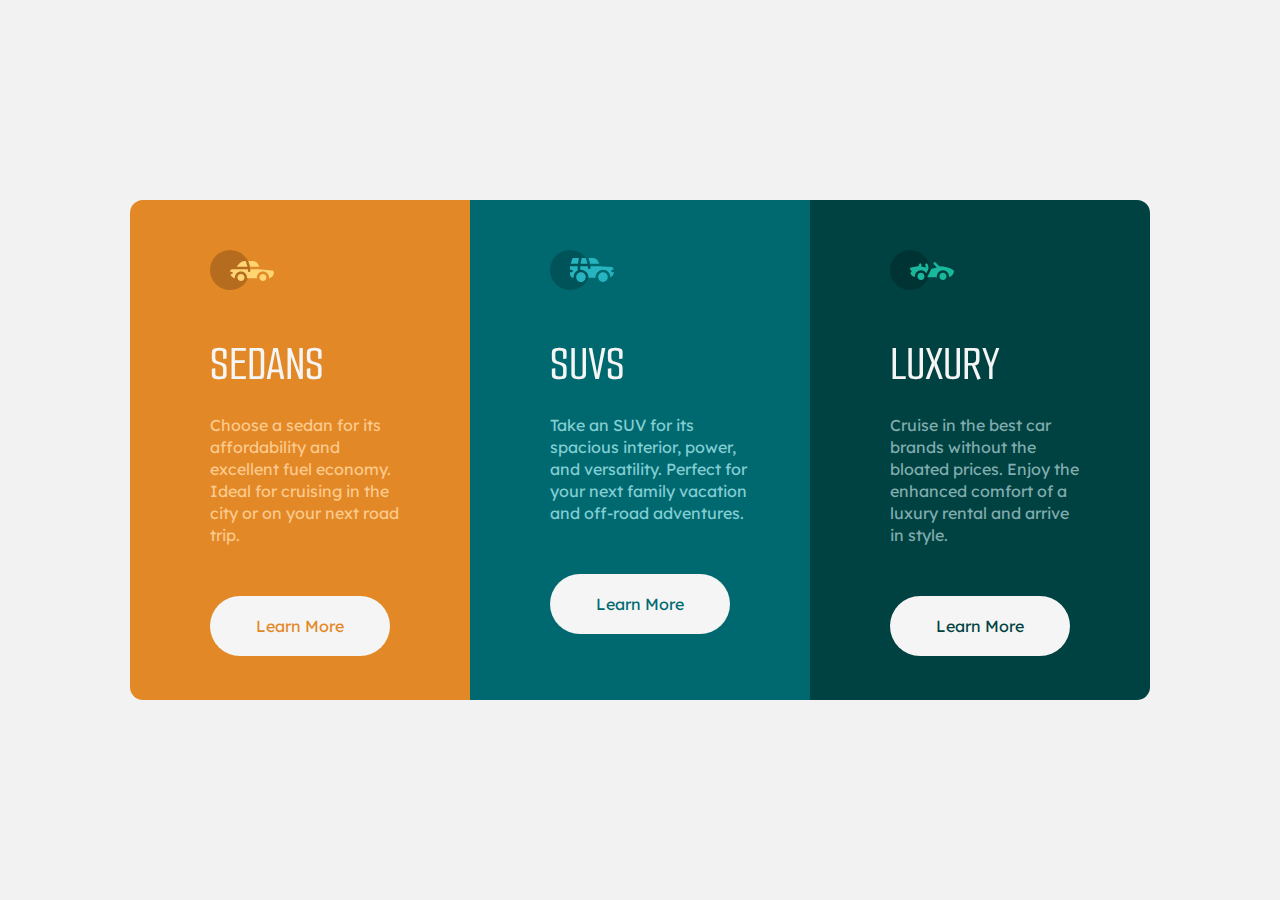
<file: 3-column/index.html>
<!DOCTYPE html>
<html lang="en">
<head>
  <meta charset="UTF-8">
  <meta name="viewport" content="width=device-width, initial-scale=1.0"> <!-- displays site properly based on user's device -->

  <link rel="icon" type="image/png" sizes="32x32" href="./images/favicon-32x32.png">
  
  <title>Frontend Mentor | 3-column preview card component</title>

  <link rel="stylesheet" type="text/css" href="style.css">

</head>
<body>

  <div class="container">

    <!----Sedan Card---->

    <div class="sedan">
      <div class="image">
        <img src="icon-sedans.svg">
      </div>

      <div class="title">
        <p>Sedans</p>
      </div>

      <div class="description">
        <p>Choose a sedan for its affordability and excellent fuel economy. Ideal for cruising in the city or on your next road trip.</p>
      </div>

      <div class="more">
        <a href="#">Learn More</a>
      </div>
    </div>

    <!----SUV Card---->

    <div class="suv">
      <div class="image">
        <img src="icon-suvs.svg">
      </div>

      <div class="title">
        <p>SUVs</p>
      </div>

      <div class="description">
        <p>Take an SUV for its spacious interior, power, and versatility. Perfect for your next family vacation and off-road adventures.</p>
      </div>

      <div class="more">
        <a href="#">Learn More</a>
      </div>
    </div>

    <!----Luxury Card---->

    <div class="luxury">
      <div class="image">
        <img src="icon-luxury.svg">
      </div>

      <div class="title">
        <p>Luxury</p>
      </div>

      <div class="description">
        <p>Cruise in the best car brands without the bloated prices. Enjoy the enhanced comfort of a luxury rental and arrive in style.</p>
      </div>

      <div class="more">
        <a href="#">Learn More</a>
      </div>
    </div>    

  </div>
 
</body>
</html>
</file>
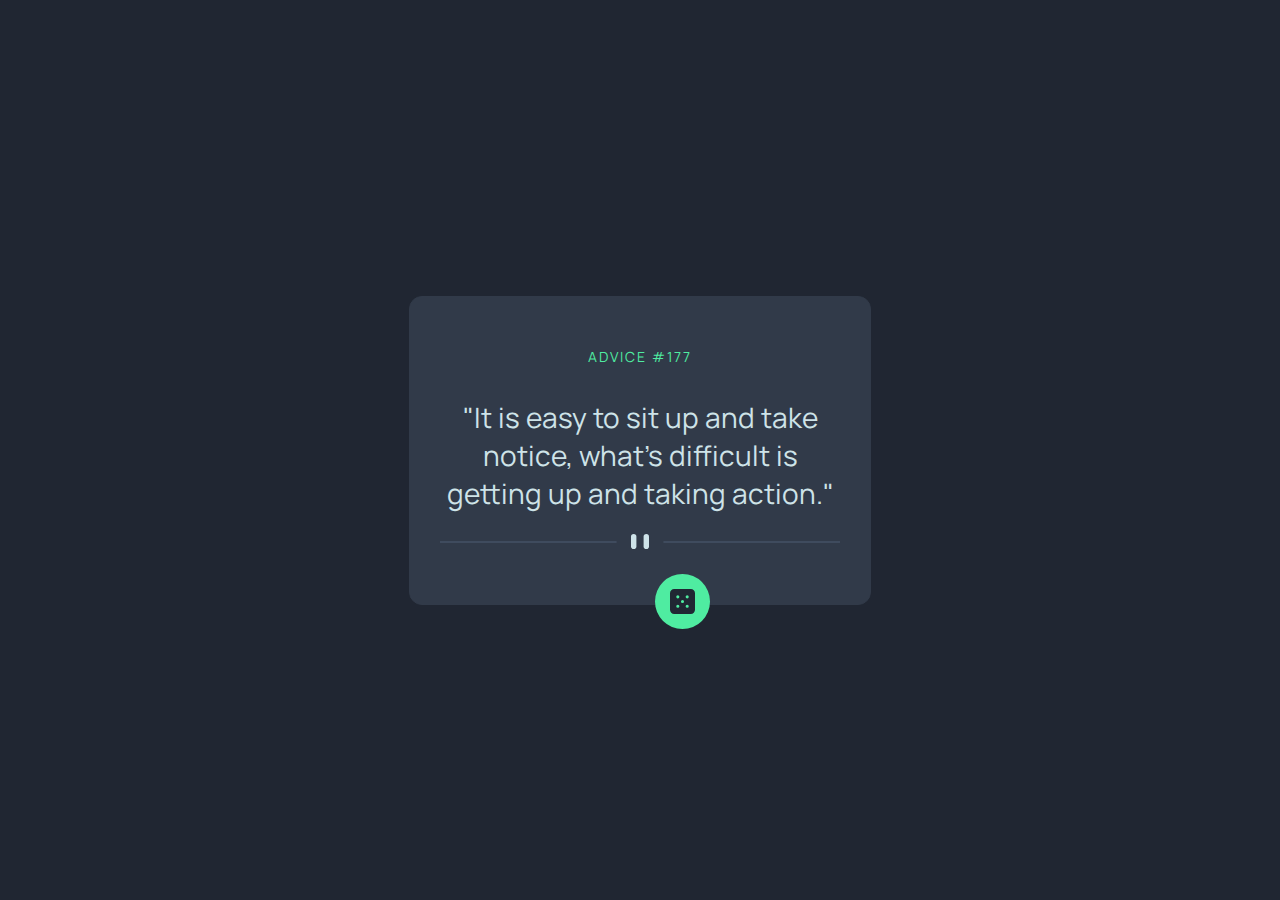
<file: advice-generator/index.html>
<!DOCTYPE html>
<html lang="en">
<head>
  <meta charset="UTF-8">
  <meta name="viewport" content="width=device-width, initial-scale=1.0"> <!-- displays site properly based on user's device -->

  <link rel="icon" type="image/png" sizes="32x32" href="./images/favicon-32x32.png">
  
  <title>Frontend Mentor | Advice generator app</title>

  <link rel="stylesheet" type="text/css" href="style.css">

  <!-- Feel free to remove these styles or customise in your own stylesheet 👍 -->
  <style>
    .attribution { font-size: 11px; text-align: center; }
    .attribution a { color: hsl(228, 45%, 44%); }
  </style>

</head>
<body>

  <div class="box">
    <div class="title">
      <p id="advice-no">Advice #177</p>
    </div>

    <p class="advice" id="advice">
      "It is easy to sit up and take notice, what's difficult is getting up and taking action."
    </p>

    <div class="divider">
      <img src="pattern-divider-desktop.svg">
    </div>

    <div class="btn" id="btn">
      <img src="icon-dice.svg">
    </div>
  </div>

  <script type="text/javascript">
    const advno = document.getElementById('advice-no');
    const quote = document.getElementById('advice');
    const buttn = document.getElementById('btn');

    async function adviceGenerate()
    {
      const data = await fetch("https://api.adviceslip.com/advice");
      const {slip} = await data.json();

      advno.innerText =  `Advice #${slip.id}`;
      quote.innerText = `"${slip.advice}"`;
    }

    buttn.addEventListener("click", adviceGenerate);
  </script>
</body>
</html>
</file>
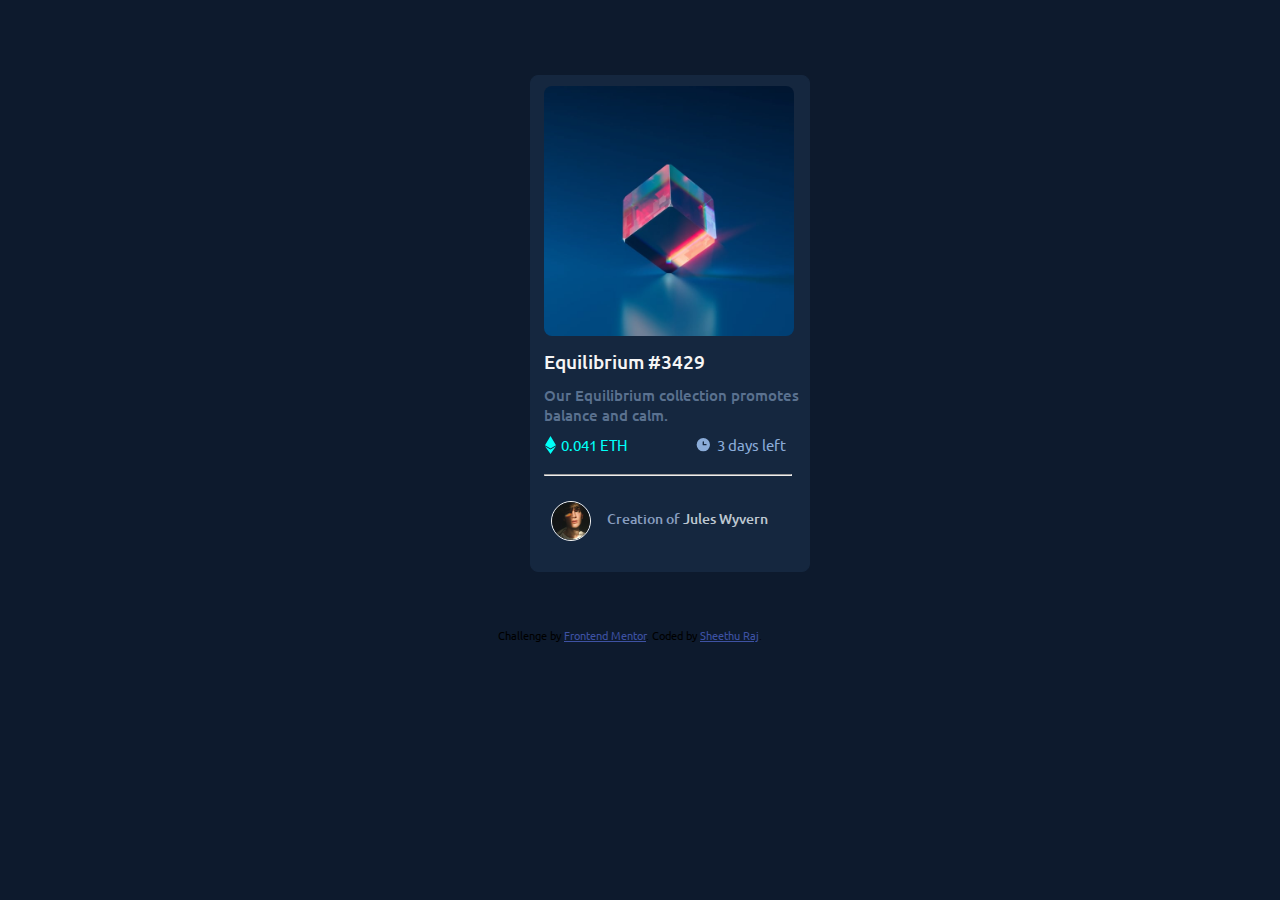
<file: card-component/index.html>
<!DOCTYPE html>
<html lang="en">
<head>
  <meta charset="UTF-8">
  <meta name="viewport" content="width=device-width, initial-scale=1.0"> <!-- displays site properly based on user's device -->

  <link rel="icon" type="image/png" sizes="32x32" href="./images/favicon-32x32.png">
  
  <title>Frontend Mentor | NFT preview card component</title>

  <link rel="stylesheet" type="text/css" href="style.css">

  <!-- Feel free to remove these styles or customise in your own stylesheet 👍 -->
  <style>
    .attribution { font-size: 11px; text-align: center; }
    .attribution a { color: hsl(228, 45%, 44%); }
  </style>

</head>
<body>

  <div class="container">
    <div class="box">
      
      <div class="part-1">
        <img src="image-equilibrium.jpg" alt="image-equilibrium">
        <div class="overlay">
          <img src="icon-view.svg" class="icon">
        </div>
      </div>

      <div class="part-2">
        <h3>Equilibrium #3429</h3>
        <p>Our Equilibrium collection promotes balance and calm.</p>
      </div>

      <div class="part-3">
        <div class="left">
          <img src="icon-ethereum.svg">
          <p>0.041 ETH</p>
        </div>
        
        <div class="right">
          <img src="icon-clock.svg">
          <p>3 days left</p>
        </div>
      </div>

      <span><hr></span>

      <div class="part-4">
        <img src="image-avatar.png">
        <p>Creation of <span>Jules Wyvern</span></p>
      </div>

    </div>

     <div class="attribution">
        Challenge by <a href="https://www.frontendmentor.io?ref=challenge" target="_blank">Frontend Mentor</a>. 
        Coded by <a href="#">Sheethu Raj</a>.
      </div>
  </div>

</body>
</html>
</file>
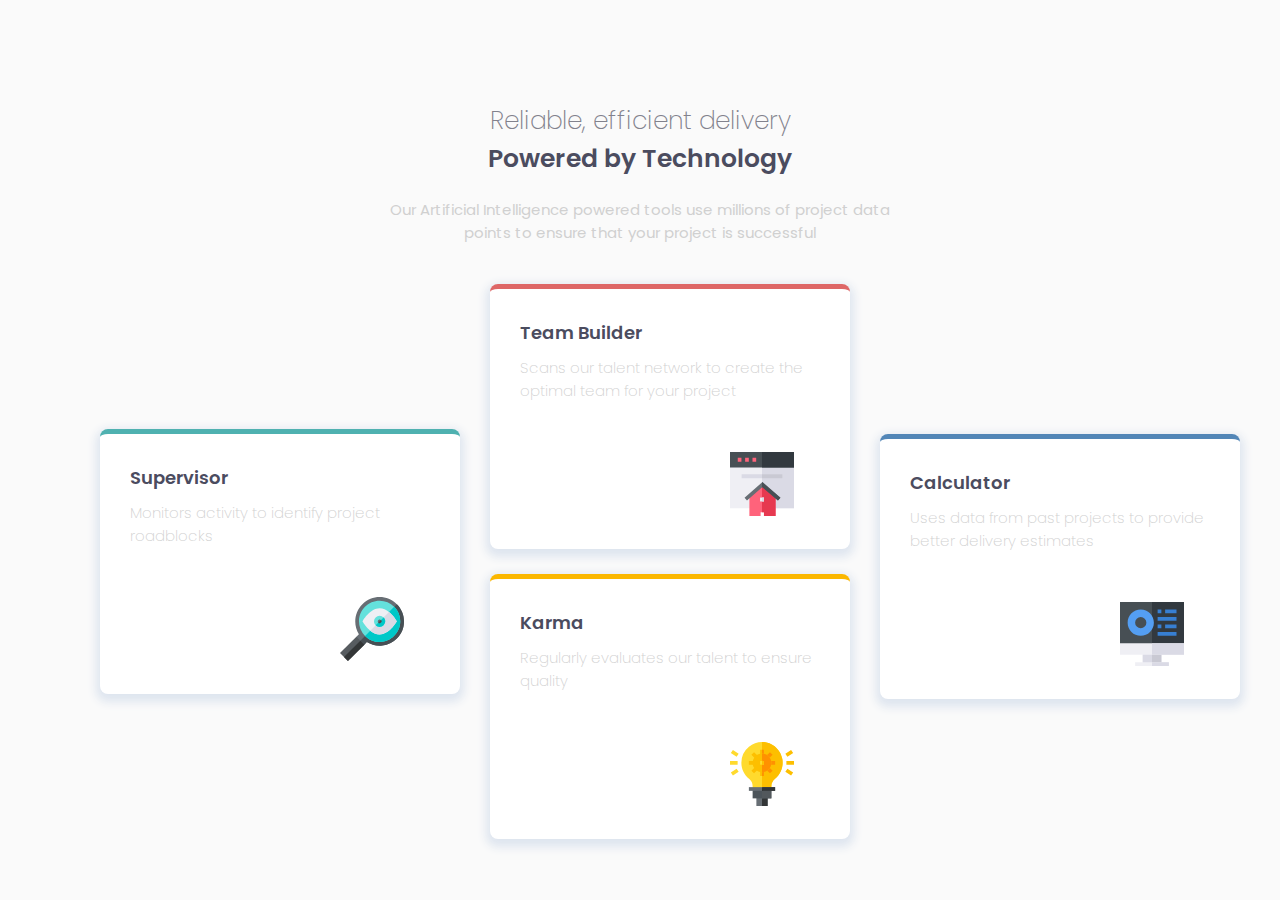
<file: four-card-feature/index.html>
<!DOCTYPE html>
<html lang="en">
<head>
  <meta charset="UTF-8">
  <meta name="viewport" content="width=device-width, initial-scale=1.0"> <!-- displays site properly based on user's device -->

  <link rel="icon" type="image/png" sizes="32x32" href="./images/favicon-32x32.png">

  <link rel="stylesheet" type="text/css" href="style.css">
  
  <title>Frontend Mentor | Four card feature section</title>

  <!-- Feel free to remove these styles or customise in your own stylesheet 👍 -->
  
</head>
<body>

  <div class="heading">
    <p class="head1">Reliable, efficient delivery</p>
    <p class="head2">Powered by Technology</p>
    <p class="head3">Our Artificial Intelligence powered tools use millions of project data <br /> points to ensure that your project is successful</p>
  </div>
  
  <div class="container">

    <!----Box #1---->

    <div class="box1">
      <div class="main">
        <p class="title">Team Builder</p>
        <p class="description">Scans our talent network to create the optimal team for your project</p>
        <img src="icon-team-builder.svg">
      </div>
    </div>

    <!----Box #2---->

    <div class="box2">
      <div class="main">
        <p class="title">Supervisor</p>
        <p class="description">Monitors activity to identify project roadblocks</p>
        <img src="icon-supervisor.svg">
      </div>
    </div>

    <!----Box #3---->

    <div class="box3">
      <div class="main">
        <p class="title">Calculator</p>
        <p class="description">Uses data from past projects to provide better delivery estimates</p>
        <img src="icon-calculator.svg">
      </div>
    </div>

    <!----Box #4---->

    <div class="box4">
      <div class="main">
        <p class="title">Karma</p>
        <p class="description">Regularly evaluates our talent to ensure quality</p>
        <img src="icon-karma.svg">
      </div>
    </div>

  </div>
  
</body>
</html>
</file>
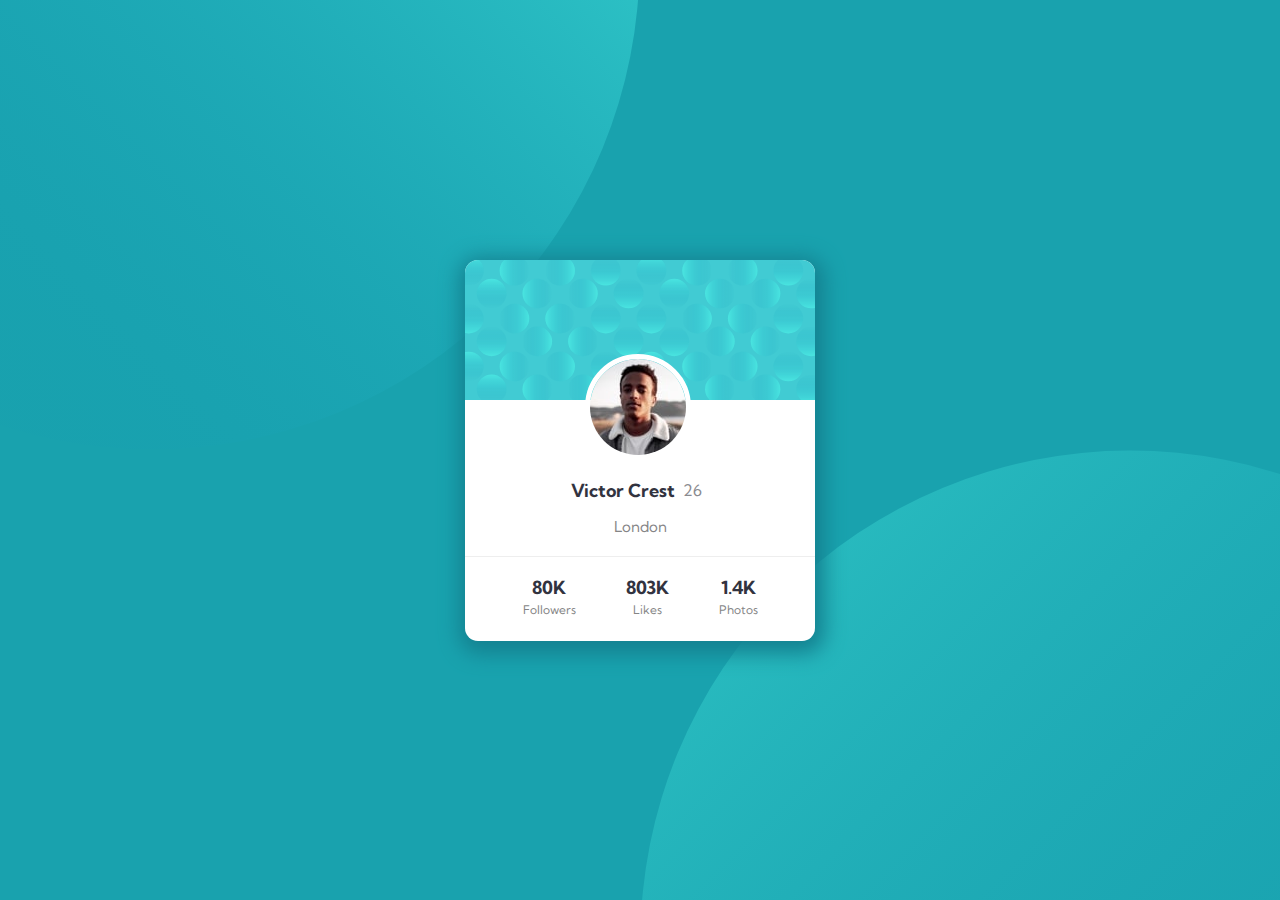
<file: profile-card/index.html>
<!DOCTYPE html>
<html lang="en">
<head>
  <meta charset="UTF-8">
  <meta name="viewport" content="width=device-width, initial-scale=1.0"> <!-- displays site properly based on user's device -->

  <link rel="icon" type="image/png" sizes="32x32" href="./images/favicon-32x32.png">
  
  <title>Frontend Mentor | Profile card component</title>

  <link rel="stylesheet" type="text/css" href="style.css">

</head>
<body>

  <div class="container">
    <div class="part-1">
      <img src="bg-pattern-card.svg">
    </div>

    <div class="image">
      <img src="image-victor.jpg">
    </div>

    <div class="part-2">
      <div class="row">
        <p class="name">Victor Crest</p>
        <p class="age">26</p>
      </div>

      <div class="place">
        <p>London</p>
      </div>

      <hr>

      <div class="number">
        <div class="followers">
          <p class="first">80K</p>
          <p class="second">Followers</p>
        </div>
        
        <div class="likes">
          <p class="first">803K</p>
          <p class="second">Likes</p>
        </div>

        <div class="photos">
          <p class="first">1.4K</p>
          <p class="second">Photos</p>
        </div>
        </div>
      </div>
    </div>
  </div>
  
</body>
</html>
</file>
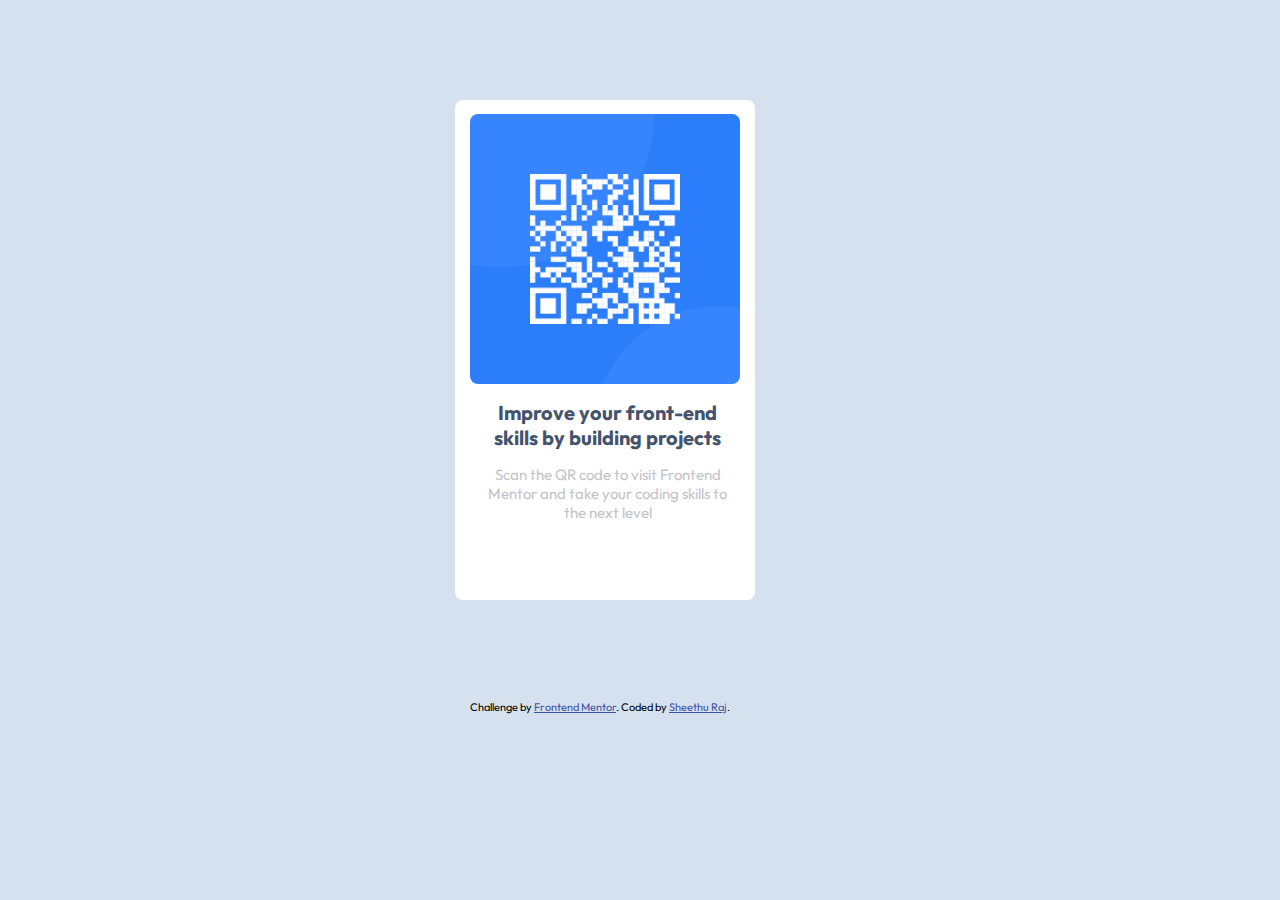
<file: qr-code/index.html>
<!DOCTYPE html>
<html lang="en">
<head>
  <meta charset="UTF-8">
  <meta name="viewport" content="width=device-width, initial-scale=1.0"> <!-- displays site properly based on user's device -->

  <link rel="icon" type="image/png" sizes="32x32" href="./images/favicon-32x32.png">

  <link rel="stylesheet" href="style.css">
  
  <title>Frontend Mentor | QR code component</title>

  <!-- Feel free to remove these styles or customise in your own stylesheet 👍 -->
  <style>
    .attribution { font-size: 11px; text-align: center; }
    .attribution a { color: hsl(228, 45%, 44%); }
  </style>
  
</head>
<body>

  <div class="container">
    <div class="box">

      <div class="qr-image">
        <img src="image-qr-code.png" alt="qr-code">
      </div>

      <div class="text">
        <p class="text-1">
          Improve your front-end skills by building projects
        </p>
        <p class="text-2">
          Scan the QR code to visit Frontend Mentor and take your coding skills to the next level
        </p>
      </div>

    </div>
  </div>

  <div class="attribution">
    Challenge by <a href="https://www.frontendmentor.io?ref=challenge" target="_blank">Frontend Mentor</a>. 
    Coded by <a href="#">Sheethu Raj</a>.
  </div>
</body>
</html>
</file>
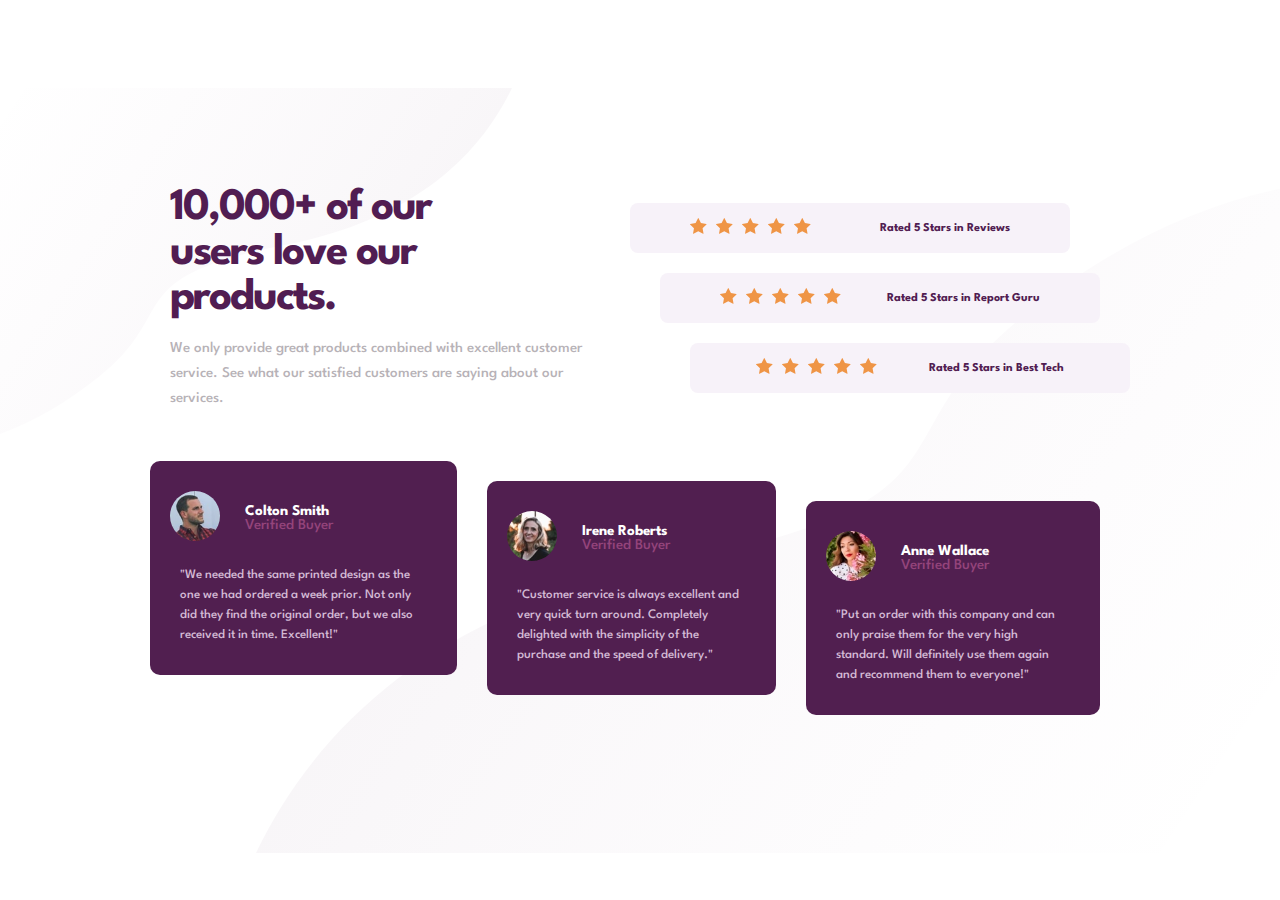
<file: social-proof/index.html>
<!DOCTYPE html>
<html lang="en">
  <head>
    <meta charset="UTF-8" />
    <meta name="viewport" content="width=device-width, initial-scale=1.0" />
    <!-- displays site properly based on user's device -->

    <link
      rel="icon"
      type="image/png"
      sizes="32x32"
      href="./images/favicon-32x32.png"
    />

    <title>Frontend Mentor | Social proof section</title>

    <link rel="stylesheet" type="text/css" href="style.css">

  </head>
  <body>

    <div class="container">

      <!----Upper Row Area---->
      
      <div class="row-1">

        <!----Left Part---->
        
        <div class="left">
          
          <div class="text">
            <div class="heading">
              <p>10,000+ of our <br /> users love our <br /> products.</p>
            </div>

            <div class="description">
              <p>We only provide great products combined with excellent customer service.
                 See what our satisfied customers are saying about our services.
               </p>
            </div>
          </div>

        </div>

        <!----Right Part---->

        <div class="right">

          <div class="review">

            <!----Box #1---->

            <div class="box-1 one">
              <div class="star">
                <img src="icon-star.svg">
                <img src="icon-star.svg">
                <img src="icon-star.svg">
                <img src="icon-star.svg">
                <img src="icon-star.svg">
              </div>

              <div class="writing">
                <p>Rated 5 Stars in Reviews</p>
              </div>
            </div>

            <!----Box #2---->

            <div class="box-1 two">
              <div class="star">
                <img src="icon-star.svg">
                <img src="icon-star.svg">
                <img src="icon-star.svg">
                <img src="icon-star.svg">
                <img src="icon-star.svg">
              </div>

              <div class="writing">
                <p>Rated 5 Stars in Report Guru</p>
              </div>
            </div>

            <!----Box #3---->

            <div class="box-1 three">
              <div class="star">
                <img src="icon-star.svg">
                <img src="icon-star.svg">
                <img src="icon-star.svg">
                <img src="icon-star.svg">
                <img src="icon-star.svg">
              </div>

              <div class="writing">
                <p>Rated 5 Stars in Best Tech</p>
              </div>
            </div>

          </div>
        </div>
      </div>

      <!----Lower Row Area---->

      <div class="row-2">
        
        <div class="box-2">
          
          <!----Card #1---->

          <div class="card first">
            <div class="upper">
              <div class="dp">
                <img src="image-colton.jpg">
              </div>
              <div class="details">
                <p class="name">Colton Smith</p>
                <p class="position">Verified Buyer</p>
              </div>
            </div>

            <div class="lower">
              <p>"We needed the same printed design as the one we had ordered a week prior. Not only did they find the original order, but we also received it in time. Excellent!"</p>
            </div> 
          </div>

          <!----Card #2---->

          <div class="card second">
            <div class="upper">
              <div class="dp">
                <img src="image-irene.jpg">
              </div>
              <div class="details">
                <p class="name">Irene Roberts</p>
                <p class="position">Verified Buyer</p>
              </div>
            </div>

            <div class="lower">
              <p>"Customer service is always excellent and very quick turn around. Completely delighted with the simplicity of the purchase and the speed of delivery."</p>
            </div> 
          </div>

          <!----Card #3---->

          <div class="card third">
            <div class="upper">
              <div class="dp">
                <img src="image-anne.jpg">
              </div>
              <div class="details">
                <p class="name">Anne Wallace</p>
                <p class="position">Verified Buyer</p>
              </div>
            </div>

            <div class="lower">
              <p>"Put an order with this company and can only praise them for the very high standard. Will definitely use them again and recommend them to everyone!"</p>
            </div> 
          </div>

        </div>
      </div>
    </div>

  </body>
</html>
</file>
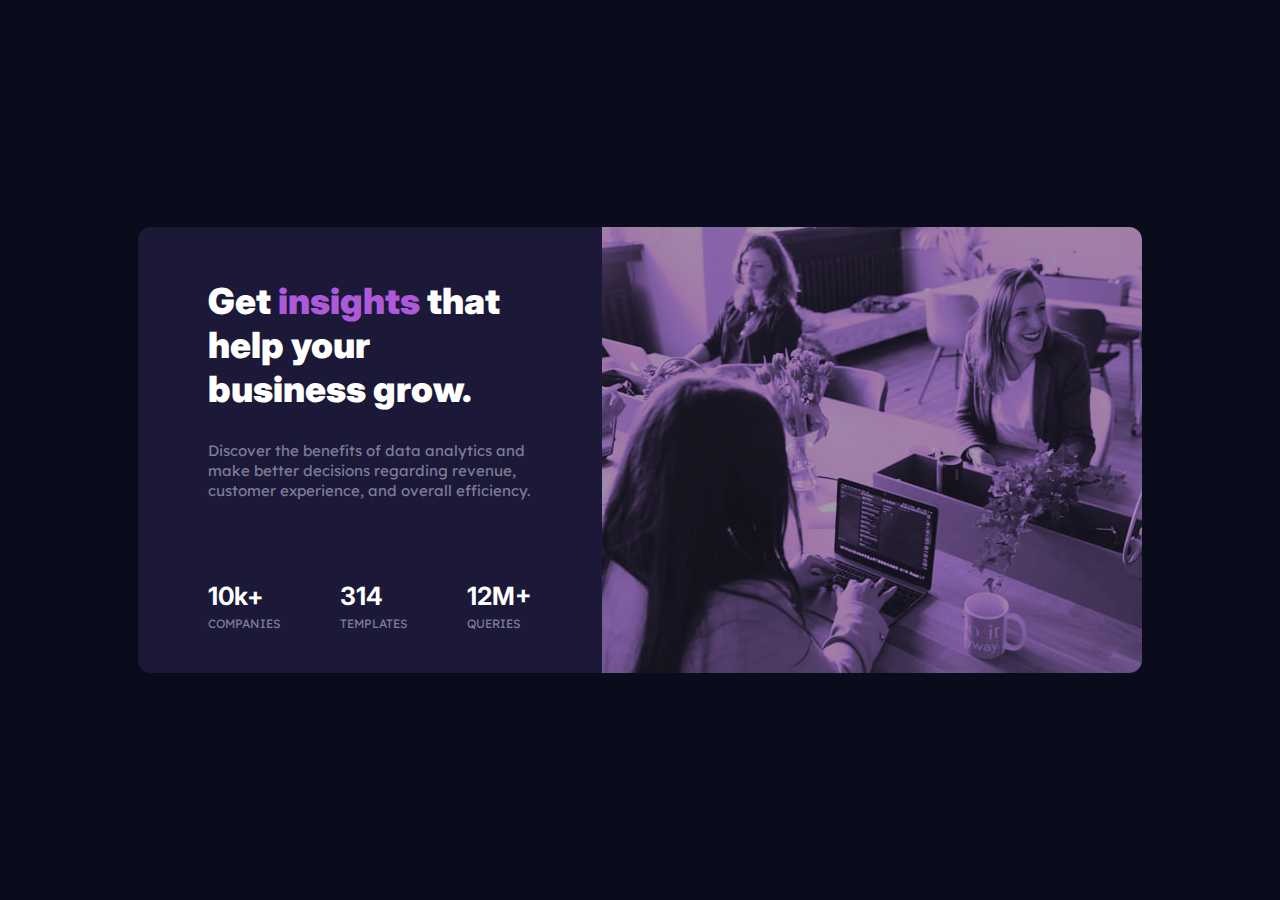
<file: stats-preview/index.html>
<!DOCTYPE html>
<html lang="en">
<head>
  <meta charset="UTF-8">
  <meta name="viewport" content="width=device-width, initial-scale=1.0"> <!-- displays site properly based on user's device -->

  <link rel="icon" type="image/png" sizes="32x32" href="./images/favicon-32x32.png">
  
  <title>Frontend Mentor | Stats preview card component</title>

  <link rel="stylesheet" type="text/css" href="style.css">

</head>
<body>

  <div class="box">
    <div class="left">
      <div class="heading">
        <p>Get <span>insights</span> that help your business grow.</p>
      </div>

      <div class="text">
        <p>
          Discover the benefits of data analytics and make better decisions regarding revenue, customer experience, and overall efficiency.</p>
      </div>

      <div class="details">
        <div class="company">
          <p class="first">10k+</p>
          <p class="second">companies</p>
        </div>

        <div class="template">
          <p class="first">314</p>
          <p class="second">templates</p>
        </div>

        <div class="query">
          <p class="first">12m+</p>
          <p class="second">queries</p>
        </div>
      </div>
    </div>

    <div class="right">
      <img src="image-header-desktop.jpg">
    </div>
  </div>

</body>
</html>
</file>
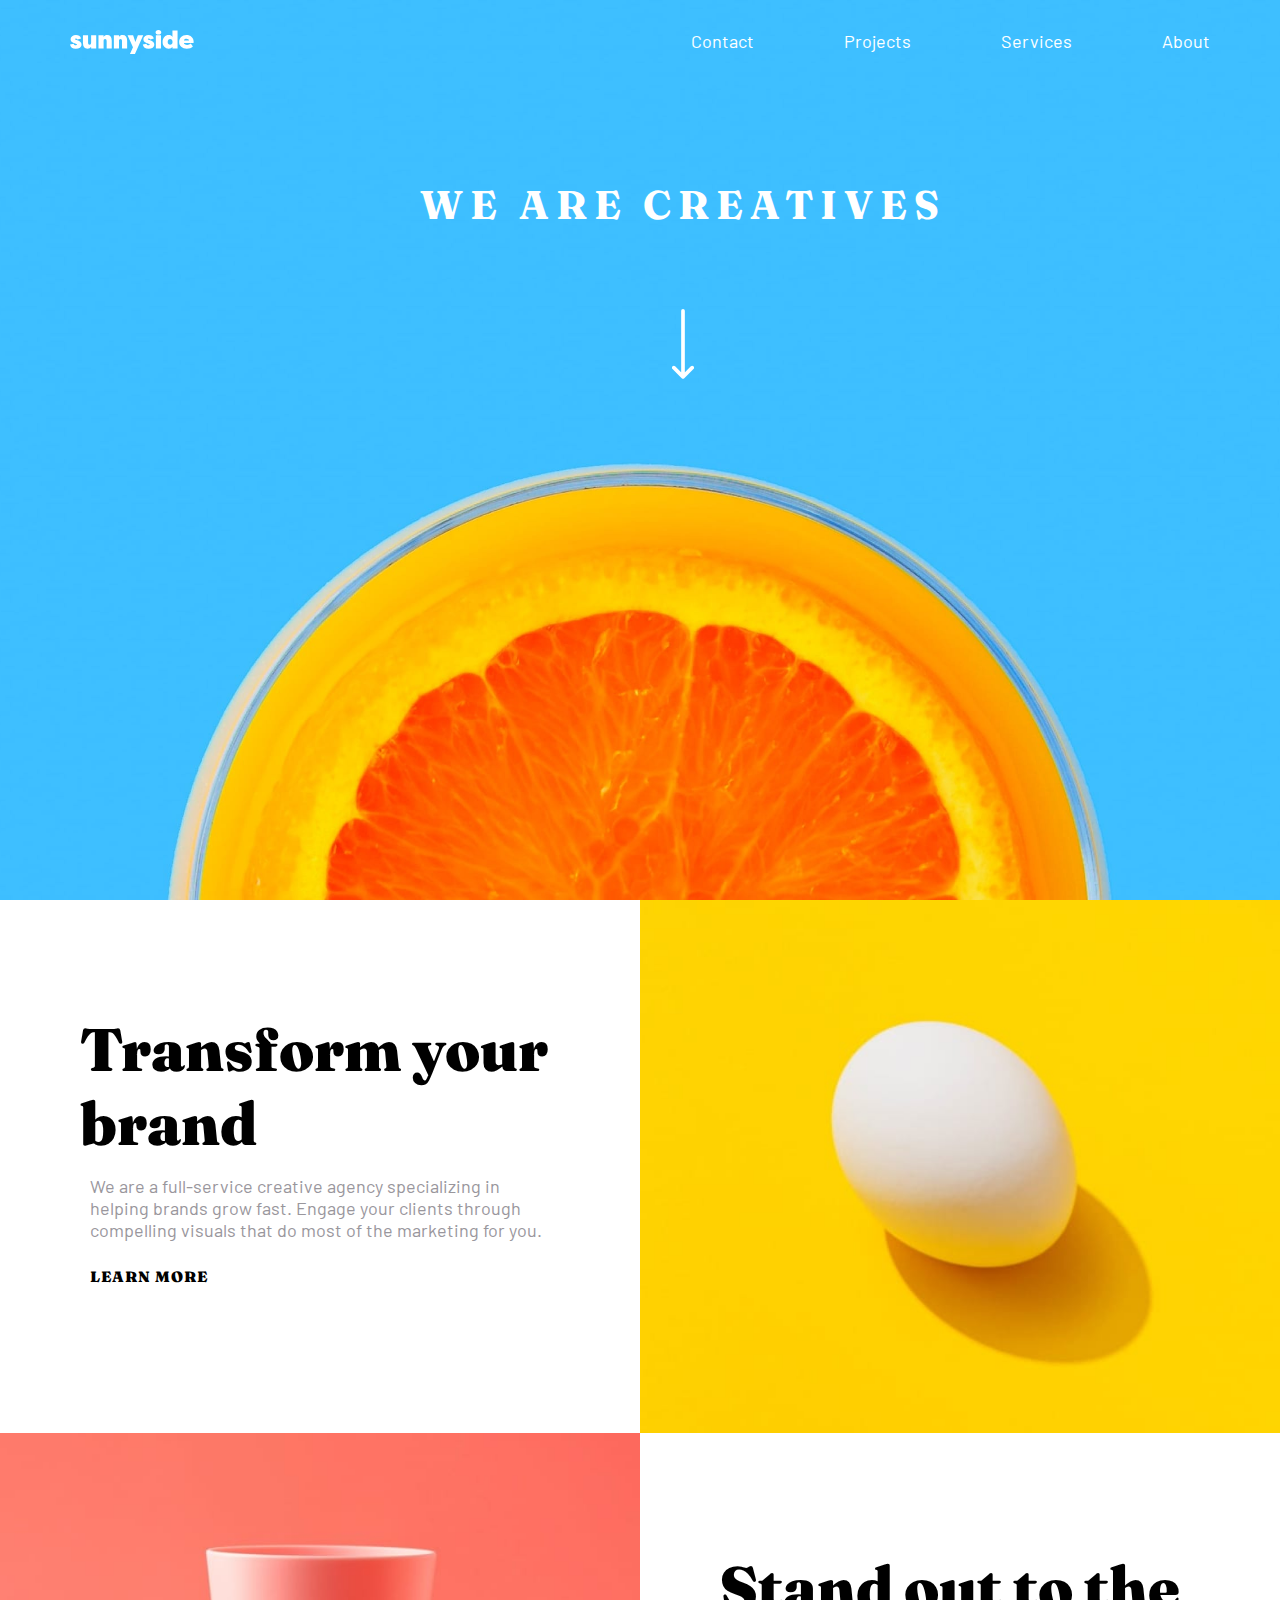
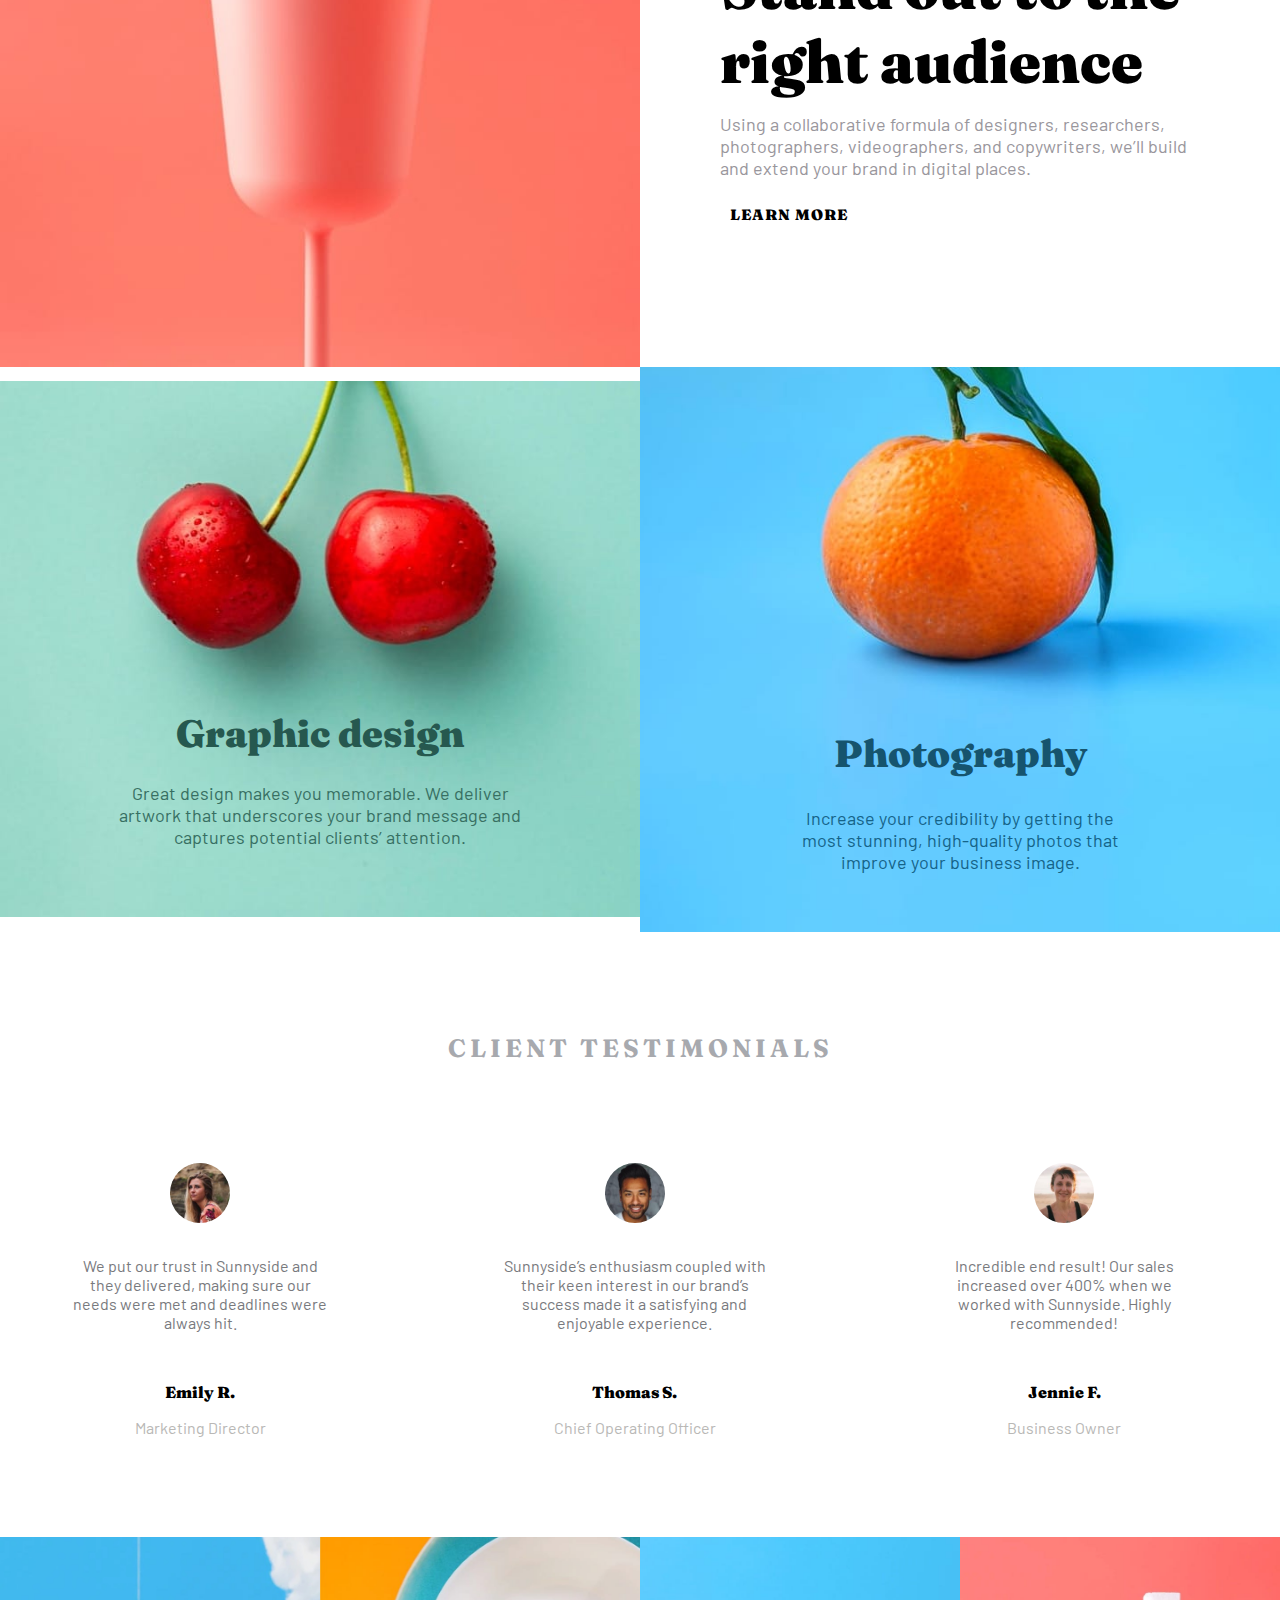
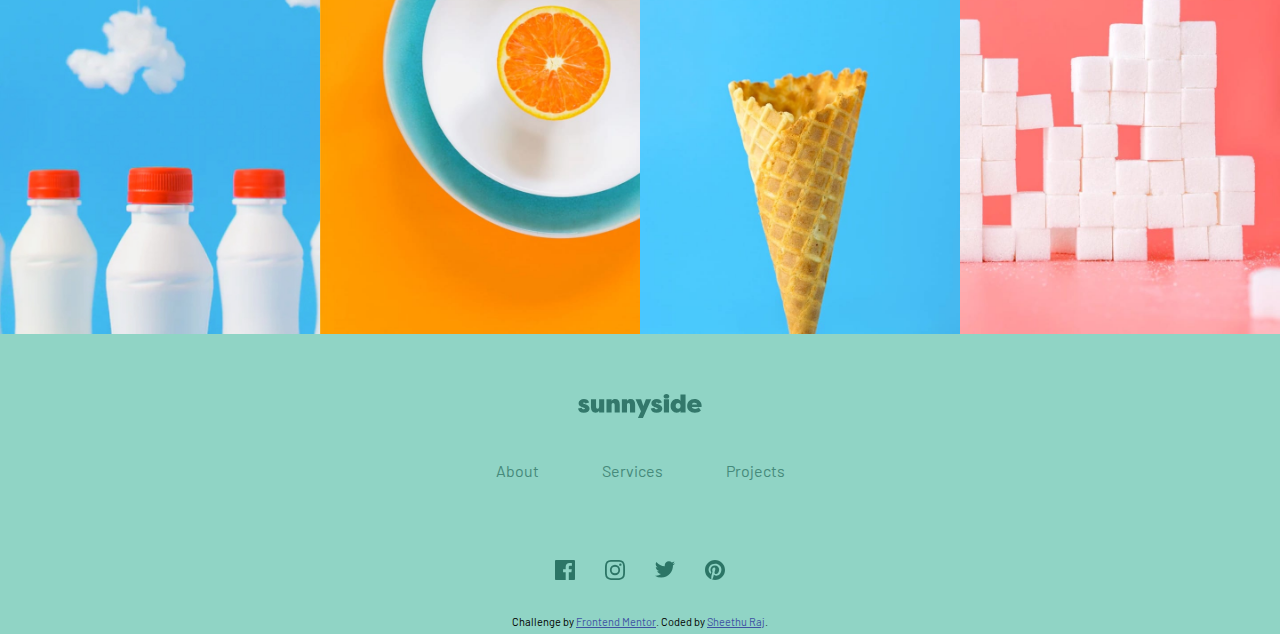
<file: sunnyside-landing-page/index.html>
<!DOCTYPE html>
<html lang="en">
<head>
  <meta charset="UTF-8">
  <meta name="viewport" content="width=device-width, initial-scale=1.0"> <!-- displays site properly based on user's device -->

  <link rel="icon" type="image/png" sizes="32x32" href="./images/favicon-32x32.png">
  
  <title>Frontend Mentor | Sunnyside agency landing page</title>

  <link rel="stylesheet" type="text/css" href="style.css">

  <!-- Feel free to remove these styles or customise in your own stylesheet 👍 -->
  <style>
    .attribution { font-size: 11px; text-align: center; }
    .attribution a { color: hsl(228, 45%, 44%); }
  </style>

</head>
<body>

  <!----Header---->
  
  <div class="header">
    <div class="header-text">
      <h1>WE ARE CREATIVES</h1>
      <img src="icon-arrow-down.svg">
    </div>
    <nav class="navbar">
      <div class="logo">
        <a href="#"><img src="logo.svg"></a>
      </div>
      <div class="list">
        <ul>
          <li><a href="#">About</a></li>
          <li><a href="#">Services</a></li>
          <li><a href="#">Projects</a></li>
          <li><a href="#">Contact</a></li>
        </ul>
      </div>
    </nav>
  </div>

  <!----Section 1---->

  <section class="sect-1">
    <div class="left">
      <h2>Transform your brand</h2>
      <p>We are a full-service creative agency specializing in helping brands grow fast. 
         Engage your clients through compelling visuals that do most of the marketing for you.</p>
      <div>
        <a href="#">LEARN MORE</a>
      </div>
    </div>

    <div class="right">
      <img src="d-image-transform.jpg">
    </div> 
  </section>

  <!----Section 2---->

  <section class="sect-2">
    <div class="left">
      <img src="d-image-stand-out.jpg">
    </div>

    <div class="right">
      <h2>Stand out to the right audience</h2>
      <p>Using a collaborative formula of designers, researchers, photographers, videographers, and copywriters, we’ll build and extend your brand in digital places.</p>
      <div>
        <a href="#">LEARN MORE</a>
      </div>
    </div>
  </section>

  <!----Section 3---->

  <section class="sect-3">
    <div class="left">
      <img src="d-image-graphic-design.jpg">
      <h2>Graphic design</h2>
      <p>Great design makes you memorable. We deliver artwork that underscores your brand message and captures potential clients’ attention.</p>
    </div>

    <div class="right">
      <img src="d-image-photography.jpg">
      <h2>Photography</h2>
      <p>Increase your credibility by getting the most stunning, high-quality photos that improve your business image.</p>
    </div>
  </section>

  <!----Testimonials---->

  <section class="testimonials">
    <h2 class="title">CLIENT TESTIMONIALS</h2>

    <div class="clients">
      <div class="card">
        <img src="image-emily.jpg">
        <p class="review">We put our trust in Sunnyside and they delivered, making sure our needs were met and deadlines were always hit.</p>
        <p class="name">Emily R.</p>
        <p class="position">Marketing Director</p>
      </div>

       <div class="card">
        <img src="image-thomas.jpg">
        <p class="review">Sunnyside’s enthusiasm coupled with their keen interest in our brand’s success made it a satisfying and enjoyable experience.</p>
        <p class="name">Thomas S.</p>
        <p class="position">Chief Operating Officer</p>
      </div>

       <div class="card">
        <img src="image-jennie.jpg">
        <p class="review">Incredible end result! Our sales increased over 400% when we worked with Sunnyside. Highly recommended!</p>
        <p class="name">Jennie F.</p>
        <p class="position">Business Owner</p>
      </div>
    </div>
  </section>

  <!----Gallery---->

  <section class="gallery">
    <img src="d-image-gallery-milkbottles.jpg">
    <img src="d-image-gallery-orange.jpg">
    <img src="d-image-gallery-cone.jpg">
    <img src="d-image-gallery-sugarcubes.jpg">
  </section>

  <!----Footer---->

  <footer>
    <img src="logo.svg" class="new-logo">

    <ul class="list">
      <li><a href="#">About</a></li>
      <li><a href="#">Services</a></li>
      <li><a href="#">Projects</a></li>
    </ul>

    <div class="social-media">
      <a href="#"><img src="icon-facebook.svg"></a>
      <a href="#"><img src="icon-instagram.svg"></a>
      <a href="#"><img src="icon-twitter.svg"></a>
      <a href="#"><img src="icon-pinterest.svg"></a>
    </div>

    <div class="attribution">
      Challenge by <a href="https://www.frontendmentor.io?ref=challenge" target="_blank">Frontend Mentor</a>. 
      Coded by <a href="#">Sheethu Raj</a>.
    </div>
  </footer>
  
</body>
</html>
</file>
<file: 3-column/style.css>
@import url('https://fonts.googleapis.com/css2?family=Lexend+Deca&display=swap');
@import url('https://fonts.googleapis.com/css2?family=Smooch+Sans:wght@400;500&display=swap');

*{
	margin: 0;
	padding: 0;
	font-family: 'Lexend Deca', sans-serif;
}

body{
	min-height: 100vh;
	display: flex;
	align-items: center;
	justify-content: center;
	background-color: rgb(242, 242, 242);
}

.container{
	display: inline-flex;
	align-items: center;
	justify-content: space-evenly;
	margin-left: 300px;
	margin-right: 300px;
}

/*----sedan card----*/

.sedan{
	height: 400px;
	padding: 50px 50px;
	background-color: hsl(31, 77%, 52%);
	border-radius: 13px 0 0 13px;
}

.sedan .image{
	margin-left: 30px;
	margin-bottom: 40px;
}

.sedan .title{
	margin-left: 30px;
	margin-bottom: 20px;
}

.sedan .title p{
	font-size: 50px;
	font-weight: 500;
	text-transform: uppercase;
	color: whitesmoke;
	font-family: 'Smooch Sans', sans-serif;
}

.sedan .description{
	margin-left: 30px;
	padding-right: 10px;
	margin-bottom: 50px;
}

.sedan .description p{
	color: rgb(252, 202, 140);
	font-size: 16px;
	line-height: 22px;
}

.sedan .more{
	width: 180px;
	height: 60px;
	border-radius: 50px;
	margin-left: 30px;
	margin-right: 30px;
	background-color: whitesmoke;
	text-align: center;
	display: flex;
	align-items: center;
	justify-content: center;
}

.sedan .more a{
	text-decoration: none;
	color: hsl(31, 77%, 52%);
}

.sedan .more a:hover{
	border: 1px solid whitesmoke;
	color: whitesmoke;
	background-color: hsl(31, 77%, 52%);
	width: 180px;
	height: 60px;
	border-radius: 50px;
	text-align: center;
	display: flex;
	align-items: center;
	justify-content: center;
}

/*----suv card----*/

.suv{
	height: 400px;
	padding: 50px 50px;
	background-color: hsl(184, 100%, 22%);
}

.suv .image{
	margin-left: 30px;
	margin-bottom: 40px;
}

.suv .title{
	margin-left: 30px;
	margin-bottom: 20px;
}

.suv .title p{
	font-size: 50px;
	font-weight: 500;
	text-transform: uppercase;
	color: whitesmoke;
	font-family: 'Smooch Sans', sans-serif;
}

.suv .description{
	margin-left: 30px;
	padding-right: 10px;
	margin-bottom: 50px;
}

.suv .description p{
	color: rgb(131, 206, 211);
	font-size: 16px;
	line-height: 22px;
}

.suv .more{
	width: 180px;
	height: 60px;
	border-radius: 50px;
	margin-left: 30px;
	margin-right: 30px;
	background-color: whitesmoke;
	text-align: center;
	display: flex;
	align-items: center;
	justify-content: center;
}

.suv .more a{
	text-decoration: none;
	color: hsl(184, 100%, 22%);
}

.suv .more a:hover{
	border: 1px solid whitesmoke;
	color: whitesmoke;
	background-color: hsl(184, 100%, 22%);
	width: 180px;
	height: 60px;
	border-radius: 50px;
	text-align: center;
	display: flex;
	align-items: center;
	justify-content: center;
}

/*----luxury----*/

.luxury{
	height: 400px;
	padding: 50px 50px;
	background-color: hsl(179, 100%, 13%);
	border-radius: 0 13px 13px 0;
}

.luxury .image{
	margin-left: 30px;
	margin-bottom: 40px;
}

.luxury .title{
	margin-left: 30px;
	margin-bottom: 20px;
}

.luxury .title p{
	font-size: 50px;
	font-weight: 500;
	text-transform: uppercase;
	color: whitesmoke;
	font-family: 'Smooch Sans', sans-serif;
}

.luxury .description{
	margin-left: 30px;
	padding-right: 18px;
	margin-bottom: 50px;
}

.luxury .description p{
	color: rgb(130, 172, 174);
	font-size: 16px;
	line-height: 22px;
}

.luxury .more{
	width: 180px;
	height: 60px;
	border-radius: 50px;
	margin-left: 30px;
	margin-right: 30px;
	background-color: whitesmoke;
	text-align: center;
	display: flex;
	align-items: center;
	justify-content: center;
}

.luxury .more a{
	text-decoration: none;
	color: hsl(179, 100%, 13%);
}

.luxury .more a:hover{
	border: 1px solid whitesmoke;
	color: whitesmoke;
	background-color: hsl(179, 100%, 13%);
	width: 180px;
	height: 60px;
	border-radius: 50px;
	text-align: center;
	display: flex;
	align-items: center;
	justify-content: center;
}

@media only screen and (max-width: 600px){

	.container{
		display: grid;
		grid-template-columns: auto;
		margin: 80px 50px;
	}

	.sedan{
		border-radius: 13px 13px 0 0;
	}

	.luxury{
		border-radius: 0 0 13px 13px;
	}
}
</file>
<file: advice-generator/style.css>
@import url('https://fonts.googleapis.com/css2?family=Manrope:wght@800&display=swap');

*{
	margin: 0;
	padding: 0;
	font-family: 'Manrope', sans-serif;
}

body{
	min-height: 100vh;
	display: flex;
	justify-content: center;
	background-color: rgb(32, 38, 50);
	align-items: center;
}

.box{
	border: 1px solid rgb(49, 58, 73);
	border-radius: 13px 13px 13px 13px;
	margin: 0 auto;
	text-align: center;
	padding: 30px;
	/*max-height: 300px;*/
	max-width: 400px;
	background-color: rgb(49, 58, 73);
}

.box .title{
	text-align: center;
	padding: 20px;
}

.box .title p{
	font-size: 14px;
	padding-bottom: 12px;
	text-transform: uppercase;
	letter-spacing: 2px;
	color: rgb(79, 236, 161);
}

.box .advice{
	text-align: center;
	color: rgb(206, 227, 232);
	font-size: 28px;
}

.box .divider{
	margin: 0 auto;
	display: block;
	margin-bottom: 20px;
	margin-top: 20px;
}

.box .divider img{
	max-width: 100%;
}

.box .btn{
	left: 655px;	
	position: absolute;
	margin: 0 auto;
	border-radius: 50%;
	width: 55px;
	height: 55px;
	background-color: rgb(79, 236, 161);
	display: flex;
	align-items: center;
	justify-content: center;
	cursor: pointer;
}

.box .btn img{
	width: 25px;
	height: 25px;
}

.box .btn:hover{
	box-shadow: 0 0 50px rgb(79, 236, 161);
}

@media only screen and (max-width: 600px){

	.box{
		max-width: 310px;
	}	

	.box .btn{
		left: 220px;
	}
}
</file>
<file: card-component/style.css>
@import url('https://fonts.googleapis.com/css2?family=Ubuntu:wght@400;500&display=swap');

*{
	margin: 0;
	padding: 0;
	box-sizing: border-box;
	font-family: 'Ubuntu', sans-serif;
}

.container{
	background-color: rgb(13, 26, 45);
	position: relative;
	height: 100vh;
	align-items: center;
	justify-content: center;
}

.container .box{
	border: solid 1px rgb(21, 39, 63);
	border-radius: 8px 8px 8px 8px;
	position: absolute;
	align-items: center;
	justify-content: center;
	width: 280px;
	box-sizing: border-box;
	background-color: rgb(21, 39, 63);
	margin-left: 520px;
	top: 75px;
	left: 10px;
	position: relative;
}

.box .part-1 img{
	border-radius: 8px 8px 8px 8px;
	left: 550px;
	top: 100px;
	width: 250px;
	height: 250px;
	margin-left: 13px;
	margin-top: 10px;
	margin-right: 10px;
	cursor: pointer;
}

.part-1 .overlay{
	position: absolute;
	border-radius: 8px 8px 8px 8px;
	top: 10px;
	bottom: 0;
	left: 14px;
	right: 0;
	height: 250px;
	width: 250px;
	opacity: 0;
	transition: .3s ease;
	background-color: rgb(0, 166, 192);
}

.part-1:hover .overlay{
	opacity: 0.5;
}

.icon{
  position: absolute;
  width: 50px !important;
  height: 50px !important;
  transform: translate(-930%,-20%) !important;
}

.box .part-2 h3{
	color: whitesmoke;
	margin-top: 10px;
	padding-left: 13px;
	font-weight: 500;
}

.box .part-2 p{
	color: rgb(90, 113, 143);
	font-weight: 500;
	margin-top: 10px;
	padding-left: 13px;
	padding-right: 10px;
	font-size: 15px;
}

.box .part-3{
	display: flex;
	justify-content: space-around;
	align-items: center;
	margin-top: 10px;
}

.box .part-3 .left{
	display: flex;
	align-items: center;
	justify-content: space-between;
}

.box .part-3 .left img{
	margin-left: -20px;
	margin-right: 5px;
	padding-left: 10px;
}

.box .part-3 .left p{
	color: rgb(0, 255, 248);
	font-size: 15px;
}

.box .part-3 .right{
	display: flex;
	align-items: center;
	justify-content: space-around;
	margin-left: 10px;
}

.box .part-3 .right img{
	margin-left: -20px;
	margin-right: 5px;
	padding-left: 30px;
}

.box .part-3 .right p{
	color: rgb(139, 172, 217);
	font-size: 15px;
}

span hr{
	width: 248px;
	color: rgb(33, 51, 75);
	margin-top: 20px;
	margin-left: 13px;
	margin-bottom: 15px;
}

.box .part-4{
	display: inline-flex;
	align-items: center;
	justify-content: space-around;
	margin-bottom: 30px;
}

.box .part-4 img{
	width: 40px;
	height: 40px;
	border: 1px solid whitesmoke;
	border-radius: 50%;
	margin-top: 10px;
	margin-left: 20px;
}

.box .part-4 p{
	font-size: 14px;
	margin-left: 16px;
	margin-top: 5px;
	font-weight: 500;
	color: rgb(136, 157, 191);
}

.box .part-4 span{
	color: rgb(189, 199, 209);
}

.attribution{
	margin-top: 130px;
	margin-left: -20px;
}

@media only screen and ( max-width: 1050px ){

	.container .box{
		align-items: center;
		justify-content: center;
		margin-left: 340px;
	}
}

@media only screen and ( max-width: 768px ){

	.container .box{
		align-items: center;
		justify-content: center;
		margin-left: 230px;
	}
}

@media only screen and ( max-width: 667px ){

	.container .box{
		align-items: center;
		justify-content: center;
		margin-left: 130px;
	}
}
</file>
<file: four-card-feature/style.css>
@import url('https://fonts.googleapis.com/css2?family=Poppins:wght@200;400;600&display=swap');

*{
	margin: 0;
	padding: 0;
	font-family: 'Poppins', sans-serif;
}

body{
	min-height: 100vh;
	background-color: rgb(250, 250, 250);
	align-content: center;
}

.heading{
	align-items: center;
	justify-content: center;
	text-align: center;
	margin-top: 40px;
}

.heading .head1{
	font-size: 25px;
	font-weight: 200;
	color: rgb(130, 130, 141);
}

.heading .head2{
	font-size: 25px;
	font-weight: 600;
	color: rgb(75, 76, 95);
}

.heading .head3{
	font-size: 15px;
	font-weight: 400;
	color: rgb(208, 208, 208);
	margin-top: 20px;
}

.container{
	margin-top: 40px;
}

/*----box #1----*/

.container .box1{
	display: flex;
	width: 300px;
	padding: 30px;
	border-top: 5px solid rgb(222, 103, 103);
	border-radius: 8px;
	margin-left: 490px;
	height: 200px;
	box-shadow: 0px 4px 10px 4px rgb(222, 229, 239);
	background-color: white;
}

.container .box1 .main .title{
	font-size: 18px;
	font-weight: 600;
	color: rgb(75, 76, 95);
}

.container .box1 .main .description{
	font-size: 15px;
	font-weight: 200;
	margin-top: 10px;
	color: rgb(208, 208, 208);
}

.container .box1 .main img{
	margin-left: 210px;
	margin-top: 50px;
}

/*----box #2----*/

.container .box2{
	display: flex;
	width: 300px;
	padding: 30px;
	border-top: 5px solid rgb(79, 177, 176);
	border-radius: 8px;
	margin-left: 100px;
	margin-top: -120px;
	height: 200px;
	box-shadow: 0px 4px 10px 4px rgb(222, 229, 239);
	background-color: white;
}

.container .box2 .main .title{
	font-size: 18px;
	font-weight: 600;
	color: rgb(75, 76, 95);
}

.container .box2 .main .description{
	font-size: 15px;
	font-weight: 200;
	margin-top: 10px;
	color: rgb(208, 208, 208);
}

.container .box2 .main img{
	margin-left: 210px;
	margin-top: 50px;
}

/*----box #3----*/

.container .box3{
	display: flex;
	width: 300px;
	padding: 30px;
	border-top: 5px solid rgb(82, 134, 183);
	border-radius: 8px;
	margin-left: 880px;
	margin-top: -260px;
	height: 200px;
	box-shadow: 0px 4px 10px 4px rgb(222, 229, 239);
	background-color: white;
}

.container .box3 .main .title{
	font-size: 18px;
	font-weight: 600;
	color: rgb(75, 76, 95);
}

.container .box3 .main .description{
	font-size: 15px;
	font-weight: 200;
	margin-top: 10px;
	color: rgb(208, 208, 208);
}

.container .box3 .main img{
	margin-left: 210px;
	margin-top: 50px;
}

/*----box #4----*/

.container .box4{
	display: flex;
	width: 300px;
	padding: 30px;
	border-top: 5px solid rgb(251, 183, 0);
	border-radius: 8px;
	margin-left: 490px;
	margin-top: -125px;
	height: 200px;
	box-shadow: 0px 4px 10px 4px rgb(222, 229, 239);
	background-color: white;
}

.container .box4 .main .title{
	font-size: 18px;
	font-weight: 600;
	color: rgb(75, 76, 95);
}

.container .box4 .main .description{
	font-size: 15px;
	font-weight: 200;
	margin-top: 10px;
	color: rgb(208, 208, 208);
}

.container .box4 .main img{
	margin-left: 210px;
	margin-top: 50px;
}

@media only screen and (max-width: 600px){

	.heading .head3{
		display: block;
		align-content: center;
		justify-content: center;
		text-align: center;
		margin: 20px 100px;
	}

	.container{
		display: block;
		position: relative;
	}

	.box1{
		position: absolute;
		top: 0px;
		left: -430px;
	}

	.box2{
		position: absolute;
		top: 420px;
		left: -40px;
	}

	.box3{
		position: absolute;
		left: -820px;
		top: 860px;
		
	}

	.box4{
		position: absolute;
		top: 1030px;
		left: -425px;
	}
}
</file>
<file: profile-card/style.css>
@import url('https://fonts.googleapis.com/css2?family=Kumbh+Sans:wght@400;700&display=swap');

*{
	margin: 0;
	padding: 0;
	font-family: 'Kumbh Sans', sans-serif;
}

body{
	min-height: 100vh;
	display: flex;
	align-items: center;
	justify-content: center;
	background-color: hsl(185, 75%, 39%);
	background-image: url(bg-pattern-top.svg), url(bg-pattern-bottom.svg);
	background-repeat: no-repeat, no-repeat;
	background-position: right 50vw bottom 50vh, left 50vw top 50vh;
}

.container{
	max-width: 400px;
	border-radius: 13px;
	background-color: white;
	box-shadow: 2px 5px 20px 8px rgb(20, 130, 145);
}

.part-1 img{
	border-radius: 13px 13px 0 0;
}

.image{
	margin-left: 120px;
	margin-top: -50px;
}

.image img{
	border-radius: 50%;
	border: 5px solid white;
}

.part-2{
	text-align: center;
	margin-top: 15px;
}

.part-2 .row{
	display: inline-flex;
	align-items: center;
	justify-content: space-evenly;
	margin-left: 12px;
}

.part-2 .row .name{
	margin-left: -20px;
	font-size: 18px;
	font-weight: 700;
	margin-right: 8px;
	color: rgb(50, 51, 63);
}

.part-2 .row .age{
	color: rgb(138, 139, 143);
}

.part-2 .place{
	margin-top: 15px;
	color: rgb(133, 133, 134);
	font-size: 15px;
	margin-bottom: 20px;
	margin-left: 0px;
}

hr{
	margin-bottom: 20px;
	background-color: rgb(238, 238, 238);
	height: 1px;
	border: none;
}

.part-2 .number{
	display: inline-flex;
	justify-content: space-around;
	align-items: center;
	margin-bottom: 20px;
}

.part-2 .number .followers{
	margin-right: 50px;
	line-height: 22px;
}

.part-2 .number .followers .first{
	font-weight: 700;
	font-size: 18px;
	color: rgb(50, 51, 63);
}

.part-2 .number .followers .second{
	font-size: 12px;
	color: rgb(133, 133, 134);
}

.part-2 .number .likes{
	margin-right: 50px;
	line-height: 22px;
}

.part-2 .number .likes .first{
	font-weight: 700;
	font-size: 18px;
	color: rgb(50, 51, 63);
}

.part-2 .number .likes .second{
	font-size: 12px;
	color: rgb(133, 133, 134);
}

.part-2 .number .photos{
	line-height: 22px;
}

.part-2 .number .photos .first{
	font-weight: 700;
	font-size: 18px;
	color: rgb(50, 51, 63);
}

.part-2 .number .photos .second{
	font-size: 12px;
	color: rgb(133, 133, 134);
}
</file>
<file: qr-code/style.css>
@import url('https://fonts.googleapis.com/css2?family=Outfit:wght@400;700&display=swap');

*{
    margin: 0;
    padding: 0;
    box-sizing: border-box;
    position: relative;
    font-family: 'Outfit', sans-serif;
    background-color: rgb(213, 225, 239);
}

.container{
    position: relative;
    background-color: rgb(213, 225, 239);
    margin-right: 500px;
    margin-left: 500px;
    cursor: pointer;
}

.box{
    /*border: 1px solid black; */
    margin-top: 100px;
    padding-top: 50px;
    padding-left: 180px;
    border-radius: 8px 8px 8px 8px;
    background-color: white;
    position: absolute;
    padding-bottom: 300px;
    width: 300px;
    box-sizing: border-box;
    height: 500px;
    margin-left: 115px;
}

.box .qr-image img{
    width: 270px;
    height: 270px;
    margin-left: -165px;
    border-radius: 8px 8px 8px 8px;
    position: absolute;
    margin-top: -36px;
}

.text{
    position: absolute;
    margin-top: 50px;
    text-align: center;
    background-color: transparent;
}

.text .text-1{
    font-weight: 700;
    margin-top: 200px;
    text-align: center;
    margin-left: -175px;
    font-size: 20px;
    padding-left: 20px;
    padding-right: 20px;
    background-color: transparent;
    color: rgb(68, 83, 108);
}

.text .text-2{
    font-weight: 400;
    margin-top: 15px;
    padding-left: 20px;
    padding-right: 20px;
    font-size: 15px;
    margin-left: -175px;
    background-color: transparent;
    color: rgb(195, 195, 201);
}

.attribution{
    position: absolute;
    top: 700px;
    margin-left: 635px;
}

@media only screen and ( max-width: 1440px ){

    .container{
        position: relative;
        background-color: rgb(213, 225, 239);
        margin-right: 340px;
        margin-left: 340px;
        cursor: pointer;
    }  

    .attribution{
        position: absolute;
        top: 700px;
        margin-left: 470px;
    }  

}


@media only screen and ( max-width: 1024px ){

    .container{
        position: relative;
        background-color: rgb(213, 225, 239);
        margin-right: 200px;
        margin-left: 200px;
        cursor: pointer;
    }  

    .attribution{
        position: absolute;
        top: 700px;
        margin-left: 340px;
    }  

}

@media only screen and ( max-width: 768px ){

    .container{
        position: relative;
        background-color: rgb(213, 225, 239);
        margin-right: 80px;
        margin-left: 80px;
        cursor: pointer;
    }  

    .attribution{
        position: absolute;
        top: 700px;
        margin-left: 200px;
    }  

}

@media only screen and ( max-width: 375px ){

     .container{
        position: relative;
        background-color: rgb(213, 225, 239);
        margin-right: 50px;
        margin-left: 50px;
        cursor: pointer;
    }  

    .attribution{
        position: absolute;
        top: 700px;
        margin-left: 200px;
    }  

}
</file>
<file: social-proof/style.css>
@import url('https://fonts.googleapis.com/css2?family=Spartan:wght@400;500;700&display=swap');

*{
	margin: 0;
	padding: 0;
	font-family: 'Spartan', sans-serif;
}

body{
	min-height: 100vh;
	display: flex;
	align-items: center;
	justify-content: center;
	margin: auto auto;
	background-image: url(bg-pattern-top-desktop.svg), url(bg-pattern-bottom-desktop.svg);
	background-repeat: no-repeat, no-repeat;
	background-position: right 60vw bottom 50vh, left 20vw top 20vh;
}

.container{
	margin-left: 150px;
	margin-right: 150px;
}

/*----row #1----*/

.row-1{
	display: inline-flex;
	justify-content: space-evenly;
	align-items: center;
}

.row-1 .left{
	padding-left: 20px;
	padding-right: 100px;
	margin-top: 50px;
}

.text .heading p{
	font-size: 45px;
	font-weight: 700;
	color: rgb(81, 29, 82);
	margin-bottom: 15px;
	line-height: 45px;
	letter-spacing: -2px;
}

.text .description p{
	font-size: 15px;
	color: rgb(183, 178, 183);
	font-weight: 500;
	line-height: 25px;
	margin-bottom: 50px;
}

.row-1 .right .review{
	display: inline-grid;
	grid-template-columns: auto;
	grid-gap: 20px;
}

.right .review .box-1{
	display: flex;
	align-items: center;
	justify-content: space-evenly;
	width: 400px;
}

.one{
	margin-left: -60px;
	padding: 15px 20px;
	border-radius: 8px;
	background-color: rgb(247, 242, 249);
}

.one .star{
	margin-right: 25px;
}

.one .star img{
	margin-right: 5px;
}

.one .writing p{
	font-size: 12px;
	font-weight: 700;
	color: rgb(81, 29, 82);
}

.two{
	margin-left: -30px;
	padding: 15px 20px;
	border-radius: 8px;
	background-color: rgb(247, 242, 249);
}

.two .star img{
	margin-right: 5px;
}

.two .writing p{
	font-size: 12px;
	font-weight: 700;
	color: rgb(81, 29, 82);
}

.three{
	margin-left: 0px;
	padding: 15px 20px;
	border-radius: 8px;
	background-color: rgb(247, 242, 249);
}

.three .star img{
	margin-right: 5px;
}

.three .writing p{
	font-size: 12px;
	font-weight: 700;
	color: rgb(81, 29, 82);
}

/*----row #2----*/

.row-2{
	margin-top: 10px;
}

.row-2 .box-2{
	display: inline-flex;
	align-items: center;
	justify-content: space-evenly;
}

.box-2 .card{
	background-color: rgb(81, 31, 80);
	padding: 30px 30px;
	margin-bottom: 50px;
	border-radius: 10px;
	margin-right: 30px;
}

.box-2 .card .upper{
	display: inline-flex;
	align-items: center;
	justify-content: space-evenly;
	margin-bottom: 20px;
}

.card .upper .dp img{
	border-radius: 50%;
	width: 50px;
	height: 50px;
	margin-left: -10px;
	margin-right: 25px;
}

.card .upper .details .name{
	font-size: 15px;
	font-weight: 700;
	color: white;
}

.card .upper .details .position{
	font-size: 15px;
	font-weight: 500;
	color: rgb(148, 68, 123);
}

.card .lower p{
	color: rgb(212, 186, 213);
	font-weight: 500;
	font-size: 13px;
	line-height: 20px;
}

.first{
	margin-top: -50px;
}

.second{
	margin-top: -10px;
}

.third{
	margin-top: 30px;
}

@media only screen and (max-width: 600px){

	body{
		background-repeat: no-repeat, no-repeat;
		background-position: right 0vw bottom 180vh, left 0vw top 130vh;
	}

	.container .row-1{
		display: grid;
		grid-template-columns: auto;
		align-items: center;
		justify-content: center;
		margin-left: -70px;
	}

	.container .row-1 .left{
		margin-left: 130px;
	}

	.left .text{
		text-align: center;
		margin: 0 -20px;
	}

	.text .heading p{
		font-size: 37px;
		margin-bottom: 30px;
	}

	.text .description p{
		font-size: 13px;
		margin-left: 10px;
	}

	.right .review{
		display: grid;
		grid-template-columns: auto;
		align-items: center;
		justify-content: center;
		margin-left: 165px;
		margin-bottom: 110px;
	}

	.right .review .box-1{
		width: 300px;
		display: grid;
		grid-template-columns: auto;
		align-items: center;
		justify-content: center;
		grid-gap: 10px;
	}

	.box-1 .star{
		margin-left: 20px;
	}

	.two, .three{
		margin-left: -60px;
	}

	.row-2 .box-2{
		display: grid;
		grid-template-columns: auto;
		grid-gap: 10px;
		align-items: center;
		justify-content: center;
	}

	.box-2 .card{
		width: 300px;
		margin-left: 25px;
	}

	.third{
		margin-top: -18px;
	}
}
</file>
<file: stats-preview/style.css>
@import url('https://fonts.googleapis.com/css2?family=Inter:wght@400;700&family=Lexend+Deca&display=swap');

*{
	margin: 0;
	padding: 0;
	font-family: 'Lexend Deca', sans-serif;
}

body{
	display: flex;
	justify-content: center;
	align-items: center;
	background-color: rgb(10, 12, 27);
	min-height: 100vh;
}

.box{
	display: inline-flex;
	align-items: center;
	justify-content: space-around;
	margin: 0 auto;
	margin-left: 150px;
	margin-right: 150px;
	padding-left: 70px;
	border-radius: 13px;
	background-color: rgb(28, 25, 56);
	position: relative;
}

.box .left{
	padding-right: 70px;
}

.heading p{
	margin-top: 10px;
	font-size: 36px;
	color: white;
	font-family: 'Inter', sans-serif;
	font-weight: 900;
	margin-bottom: 30px;
}

.heading p span{
	color: rgb(173, 90, 218);
	font-weight: 900;
	font-family: 'Inter', sans-serif;
}

.text p{
	color: rgb(127, 125, 150);
	font-size: 15px;
	line-height: 20px;
}

.details{
	margin-top: 80px;
	display: inline-flex;
	align-items: center;
	justify-content: space-evenly;
}

.details .company, .template{
	margin-right: 60px;
}

.details .company .first{
	font-family: 'Inter', sans-serif;
	font-weight: 700;
	color: white;
	font-size: 25px;
}

.details .company .second{
	text-transform: uppercase;
	color: rgb(127, 125, 150);
	font-size: 12px;
	margin-top: 5px;
}

.details .template .first{
	font-family: 'Inter', sans-serif;
	font-weight: 700;
	color: white;
	font-size: 25px;
}

.details .template .second{
	text-transform: uppercase;
	color: rgb(127, 125, 150);
	font-size: 12px;
	margin-top: 5px;
}

.details .query .first{
	font-family: 'Inter', sans-serif;
	font-weight: 700;
	color: white;
	font-size: 25px;
	text-transform: uppercase;
}

.details .query .second{
	text-transform: uppercase;
	color: rgb(127, 125, 150);
	font-size: 12px;
	margin-top: 5px;
}

.box .right{
	display: flex;
	align-items: center;
	justify-content: center;
}

.right img{
	border-radius: 0 13px 13px 0;
	filter: invert(0%) sepia(15%) saturate(1343%) hue-rotate(230deg) brightness(89%) contrast(89%);
	opacity: 0.7;
}

@media only screen and (max-width: 600px){

	.box{
		max-width: 300px;
		height: 800px;
		margin: auto auto;
		position: relative;
		display: grid;
		grid-template-columns: auto;
		text-align: center;
		margin-bottom: 200px;
		top: 100px;
	}

	.box .left{
		position: absolute;
		margin: 0 auto;
		width: 300px;
		margin-left: 35px;
		margin-top: 350px;
	}

	.box .left .heading p, span{
		font-size: 30px;
		margin-top: -50px;
	}

	.box .left .text{
		margin-bottom: 50px;
	}

	.box .left .details{
		display: grid;
		grid-template-columns: auto;
		align-items: center;
		justify-content: center;
		grid-gap: 20px;
		margin-top: -10px;
	}

	.box .left .details .company{
		margin-left: 50px;
	}

	.box .left .details .template{
		margin-left: 45px;
	}

	.box .left .details .query{
		margin-left: 0px;
	}

	.box .right{
		display: flex;
		align-items: center;
		justify-content: center;
	}

	.box .right img{
		width: 123%;
		margin-top: -500px;
		margin-left: -70px;
		border-radius: 13px 13px 0 0 !important;
	}
}
</file>
<file: sunnyside-landing-page/style.css>
@import url('https://fonts.googleapis.com/css2?family=Barlow:wght@600&family=Fraunces:wght@700;900&display=swap');

*{
	margin: 0;
	padding: 0;
	box-sizing: border-box;
	font-family: 'Barlow', sans-serif;
}

.header{
	background-image: url(d-image-header.jpg);
	min-height: 100vh;
	width: 100%;
	object-fit: cover;
	background-size: cover;
	background-position: center;
	position: relative;
}

.header .header-text{
	position: absolute;
	text-align: center;
	align-items: center;
	justify-content: center;
	top: 130px;
	left: 420px;
}

.header .header-text h1{
	font-size: 40px;
	color: white;
	font-family: 'Fraunces', serif;
	font-weight: 700;
	letter-spacing: 7px;
	margin-top: 50px;
}

.header .header-text img{
	margin-top: 80px;
	width: 22px;
}

.header .navbar .logo{
	position: absolute;
	margin-left: 70px;
	margin-top: 30px;
}

.header .navbar .hamburger img{
	display: block;
	visibility: hidden;
}

.header .navbar .list ul li{
	display: inline-flex;
	align-items: center;
	justify-content: space-around;
	float: right;
	margin-top: 30px;
	margin-right: 70px;
	margin-left: 20px;
}

.navbar .list ul li a{
	list-style: none;
	text-decoration: none;
	font-size: 18px;
	font-family: 'Barlow', sans-serif;
	color: white;
}

.navbar .list ul li a:hover{
	text-transform: uppercase;
	display: block;
	color: white;
	font-family: 'Fraunces', serif;
	font-size: 12px;
	border: 1px solid rgb(111, 207, 255);
	border-radius: 30px 30px;
	padding: 12px;
	background-color: rgb(111, 207, 255);
	margin-top: -10px;
}

/*----section 1----*/

.sect-1{
	display: flex;
	align-items: center;
	justify-content: center;
}

.sect-1 .left{
	flex-basis: 50%;
	text-align: left;
}

.sect-1 .left h2{
	font-size: 60px;
	font-family: 'Fraunces', serif;
	font-weight: 900;
	padding-left: 80px;
	margin-top: -30px;
}

.sect-1 .left p{
	font-size: 18px;
	color: rgb(153, 150, 156);
	margin-top: 15px;
	padding-left: 90px;
	margin-right: 80px;
	margin-bottom: 25px;
}

.sect-1 .left a{
	text-decoration: none;
	font-family: 'Fraunces', serif;
	letter-spacing: 1px;
	font-size: 15px;
	font-weight: 900;
	color: black;
	margin-left: 90px;
}

.sect-1 .left a::after{
	content: '';
	width: 0%;
	height: 8px;
	background: rgb(249, 208, 1);
	display: block;
	margin: auto;
	border-radius: 20px 20px;
}

.sect-1 .left a:hover::after{
	width: 19%;
	transition: 0.5s;
	margin-left: 85px;
	margin-top: -5px;
}

.sect-1 .right{
	flex-basis: 50%;
}

.sect-1 .right img{
	width: 100%;
}

/*----section 2----*/

.sect-2{
	display: flex;
	align-items: center;
	justify-content: center;
	margin-top: -3px;
}

.sect-2 .left{
	flex-basis: 50%;
}

.sect-2 .left img{
	width: 100%;
}

.sect-2 .right{
	flex-basis: 50%;
	text-align: left;
}

.sect-2 .right h2{
	font-size: 60px;
	font-family: 'Fraunces', serif;
	font-weight: 900;
	padding-left: 80px;
	margin-top: -20px;
}

.sect-2 .right p{
	font-size: 18px;
	color: rgb(153, 150, 156);
	margin-top: 15px;
	padding-left: 80px;
	margin-right: 80px;
	margin-bottom: 25px;
}

.sect-2 .right a{
	text-decoration: none;
	font-family: 'Fraunces', serif;
	letter-spacing: 1px;
	font-size: 15px;
	font-weight: 900;
	color: black;
	margin-left: 90px;
}

.sect-2 .right a::after{
	content: '';
	width: 0%;
	height: 8px;
	background: rgb(255, 122, 108);
	display: block;
	margin: auto;
	border-radius: 20px 20px;
}

.sect-2 .right a:hover::after{
	width: 19%;
	transition: 0.5s;
	margin-left: 85px;
	margin-top: -5px;
}

/*----section 3----*/

.sect-3{
	display: flex;
	align-items: center;
	justify-content: center;
	margin-top: -3px;
}

.sect-3 .left{
	flex-basis: 50%;
}

.sect-3 .left img{
	width: 100.5%;
	object-fit: cover;
	margin-top: -10px;
}

.sect-3 .left h2{
	font-size: 38px;
	font-family: 'Fraunces', serif;
	font-weight: 900;
	text-align: center;
	margin-top: -210px;
	color: rgb(38, 88, 79);
}

.sect-3 .left p{
	font-size: 18px;
	color: rgb(153, 150, 156);
	text-align: center;
	color: rgb(55, 111, 98);
	margin-top: 25px;
	margin-left: 100px;
	padding-right: 100px;
}

.sect-3 .right{
	flex-basis: 50%;
}

.sect-3 .right img{
	width: 100%;
	margin-top: 0px;
	object-fit: cover;
	height: 565px;
}

.sect-3 .right h2{
	font-size: 38px;
	font-family: 'Fraunces', serif;
	font-weight: 900;
	text-align: center;
	margin-top: -205px;
	color: rgb(22, 84, 110);
}

.sect-3 .right p{
	font-size: 18px;
	color: rgb(21, 99, 136);
	text-align: center;
	margin-top: 30px;
	margin-left: 150px;
	padding-right: 150px;
}

/*----testimonials----*/

.testimonials{
	margin-top: 160px;
	text-align: center;
	margin-bottom: 100px;
}

.testimonials .title{
	font-family: 'Fraunces', serif;
	font-size: 25px;
	font-weight: 700;
	color: rgb(167, 169, 174);
	letter-spacing: 4px;
}

.testimonials .clients{
	display: flex;
	align-items: center;
	justify-content: space-between;
	margin-top: 100px;
}

.testimonials .clients .card{
	padding-left: 100px;
	margin-right: 90px;
	margin-left: -30px;
}

.testimonials .clients .card img{
	border-radius: 50%;
	width: 60px;
	height: 60px;
	margin-bottom: 30px;
}

.testimonials .clients .card .review{
	color: rgb(120, 121, 125);
	margin-bottom: 50px;
}

.testimonials .clients .card .name{
	font-family: 'Fraunces', serif;
	font-weight: 900;
	margin-bottom: 16px;
}

.testimonials .clients .card .position{
	color: rgb(185, 184, 182);
}

/*----gallery----*/

.gallery{
	display: grid;
	grid-template-columns: auto auto auto auto;
}

.gallery img{
	width: 100%;
}

/*----footer----*/

footer{
	background-color: rgb(144, 212, 197);
	height: 300px;
	text-align: center;
	align-items: center;
}

footer .new-logo{
	filter: invert(61%) sepia(10%) saturate(2524%) hue-rotate(119deg) brightness(94%) contrast(73%);
	margin-top: 60px;
}

footer .list li{
	display: inline-flex;
	align-items: center;
	justify-content: space-around;
	margin-bottom: 50px;
	margin-top: 10px;
}

footer .list li a{
	color: rgb(70, 138, 123);
	text-decoration: none;
	padding: 30px;
}

footer .list li a:hover{
	color: white;
}

footer .social-media{
	margin-bottom: 32px;
	display: inline-flex;
	align-items: center;
	justify-content: space-around;
	margin-left: -30px;
}

footer .social-media img{
	margin-left: 30px;
}

footer .social-media img:hover{
	filter: invert(100%) sepia(0%) saturate(0%) hue-rotate(93deg) brightness(170%) contrast(103%);
}

@media only screen and ( max-width: 600px){

	.navbar .list ul li a{
		visibility: hidden;
	}

	.navbar .logo img{
		margin-left: -30px;
	}

	.header .navbar .hamburger img{
		position: absolute;
		visibility: visible;
		cursor: pointer;
		top: 30px;
		left: 420px;
	}

	.header{
		background-image: url(m-image-header.jpg) !important;
	}

	.header .header-text{
		margin-left: -390px;
	}

	.header .header-text h1{
		font-size: 50px;
	}

	.header .header-text img{
		margin-top: 80px;
	}

	.sect-1, .sect-2, .sect-3{
		display: block;
	}

	.sect-1 .left{
		margin-top: 100px;
		height: 350px;
		text-align: center;
		margin-left: -40px;
	}

	.sect-1 .left h2{
		margin-left: -25px;
		font-size: 45px;
	}

	.sect-1 .left p{
		margin-left: 30px;
		font-size: 18px;
		font-weight: 400;
	}

	.sect-1 .left a{
		margin-left: 35px;
	}

	.sect-1 .left a:hover::after{
		margin-left: 230px;
	}

	.sect-1 .right img{
		display: none;
	}

	.sect-1 .right{
		background-image: url(m-image-transform.jpg);
		width: 100%;
		height: 70%;
		position: absolute;
		background-position: center;
		object-fit: cover;
	}

	.sect-2 .right{
		position: absolute;
		margin-top: 570px;
		text-align: center;
		margin-left: -60px;
	}

	.sect-2 .right h2{
		font-size: 35px;
	}

	.sect-2 .right p{
		font-size: 18px;
		margin-left: 60px;
	}

	.sect-2 .right a{
		margin-left: 60px;
	}

	.sect-2 .right a:hover::after{
		margin-left: 250px;
	}

	.sect-2 .left img{
		display: none;
	}

	.sect-2 .left{
		background-image: url(m-image-stand-out.jpg);
		position: absolute;
		margin-top: 870px;
		width: 100%;
		height: 70%;
		background-position: center;
		object-fit: cover;
	}

	.sect-3{
		position: absolute;
		margin-top: 1325px;
	}

	/*.sect-3 .left img{
		display: none;
	}*/

	.sect-3 .left img{
		width: 100%;
		height: 500px;
		background-position: center;
	}

	.sect-3 .left h2{
		margin-top: -200px;
		font-size: 28px;
	}

	.sect-3 .left p{
		font-size: 16px;
	}

	.sect-3 .right{
		margin-top: 60px;
	}

	.sect-3 .right h2{
		font-size: 28px;
		margin-top: -240px;
	}

	.sect-3 .right p{
		font-size: 16px;
	}

	.testimonials{
		position: absolute;
		margin-top: 2460px;
		align-items: center;
		justify-content: center;
	}

	.testimonials .title{
		font-size: 20px;
	}

	.testimonials .clients{
		display: grid;
		grid-template-columns: auto;
		grid-gap: 100px;
	}

	.testimonials .clients .card{
		margin-top: -30px;
	}

	.testimonials .clients .card .review{
		margin-top: -10px;
	}

	.testimonials .clients .card .name{
		margin-top: -30px;
	}

	.testimonials .clients .card .position{
		margin-top: -10px;
		font-size: 12px;
	}

	.gallery{
		position: absolute;
		margin-top: 3400px;
		display: grid;
		grid-template-columns: auto auto;
	}

	footer{
		position: absolute;
		margin-top: 4000px;
		width: 100%;
	}
}
</file>
